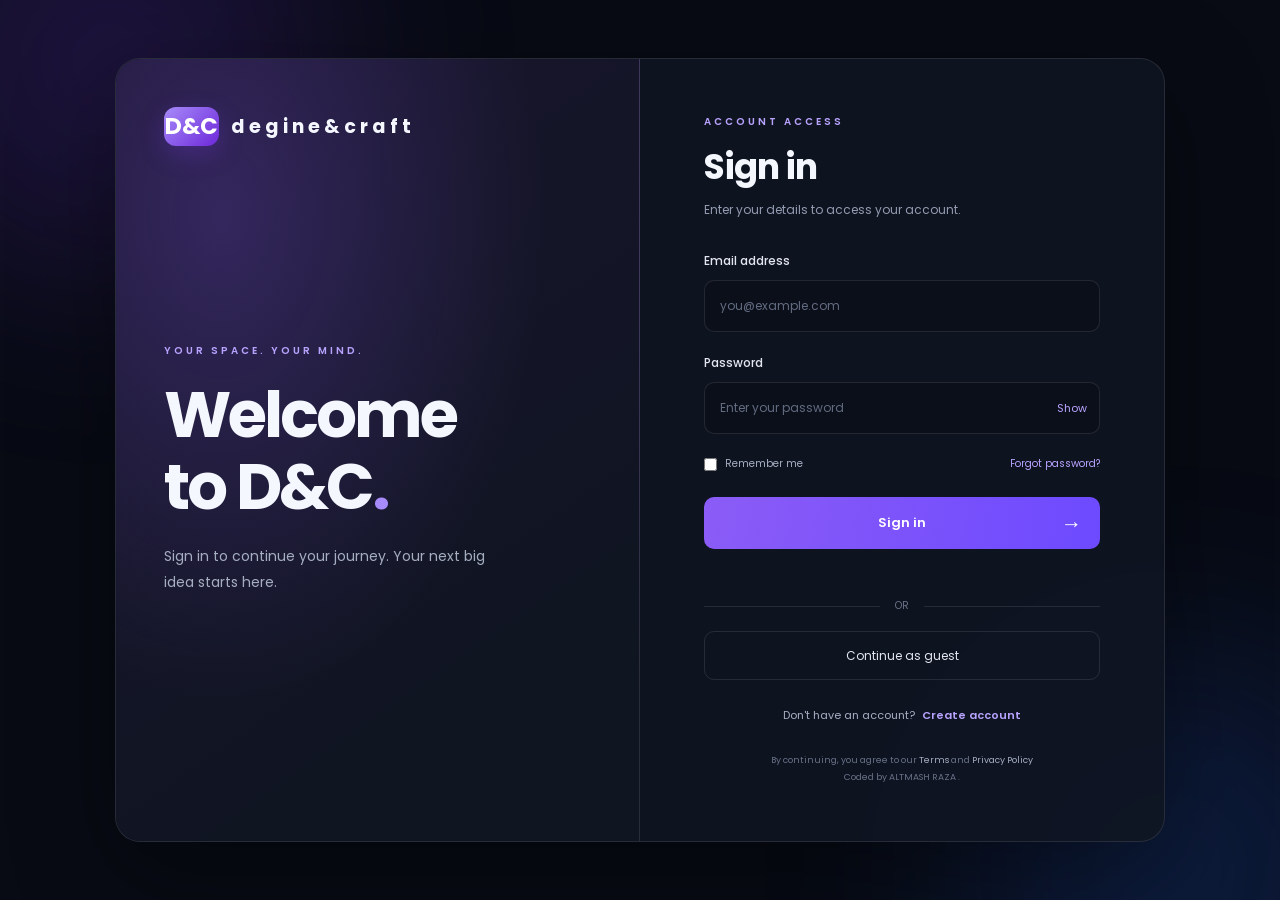
<file: index.html>
<!DOCTYPE html>
<html lang="en">
<head>
  <meta charset="UTF-8">
  <meta name="viewport" content="width=device-width, initial-scale=1.0">
  <title>Login | D&C</title>
  <link rel="stylesheet" href="style.css">
  <link rel="preconnect" href="https://fonts.googleapis.com">
  <link href="https://fonts.googleapis.com/css2?family=Poppins:wght@300;400;500;600;700&display=swap" rel="stylesheet">
</head>
<body>

  <div class="background-glow glow-one"></div>
  <div class="background-glow glow-two"></div>

  <main class="login-container">
    <section class="welcome-panel">
      <div class="brand">
        <div class="brand-icon">D&C</div>
        <span>degine&craft</span>
      </div>

      <div class="welcome-content">
        <p class="eyebrow">YOUR SPACE. YOUR MIND.</p>
        <h1>Welcome<br>to D&C<span>.</span></h1>
        <p class="welcome-description">
          Sign in to continue your journey. Your next big idea starts here.
        </p>
      </div>

      <div class="welcome-footer">
        <div class="avatar-stack">
          <!-- <span>A</span><span>R</span><span>S</span><span>+</span>
        </div>-->
        <!-- <p>Coded by <b><i>ALTMASH RAZA</i></b>.</p>  -->
      </div>
    </section>

    <section class="form-panel">
      <div class="mobile-brand">D&C</div>

      <div class="form-heading">
        <p class="small-label">ACCOUNT ACCESS</p>
        <h2>Sign in</h2>
        <p class="subtitle">Enter your details to access your account.</p>
      </div>

      <form id="loginForm">
        <div class="input-group">
          <label for="email">Email address</label>
          <input type="email" id="email" placeholder="you@example.com" required>
        </div>

        <div class="input-group">
          <label for="password">Password</label>
          <div class="password-wrapper">
            <input type="password" id="password" placeholder="Enter your password" minlength="6" required>
            <button type="button" id="togglePassword" class="toggle-password">Show</button>
          </div>
        </div>

        <div class="form-options">
          <label class="remember">
            <input type="checkbox" id="remember">
            <span>Remember me</span>
          </label>
          <a href="#" id="forgotLink">Forgot password?</a>
        </div>

        <button type="submit" class="login-button">
          <span>Sign in</span>
          <span class="arrow">→</span>
        </button>

        <p id="message" class="message" aria-live="polite"></p>
      </form>

      <div class="separator"><span>OR</span></div>

      <button type="button" class="guest-button" id="guestButton">
        Continue as guest
      </button>

      <p class="signup-text">
        Don't have an account?
        <a href="#" id="signupLink">Create account</a>
      </p>

      <p class="terms">
        By continuing, you agree to our <a href="#">Terms</a> and
        <a href="#">Privacy Policy</a> <br>
          Coded by ALTMASH RAZA
        .
      
    </section>
  </main>

  <script src="script.js"></script>
</body>
</html>
</file>
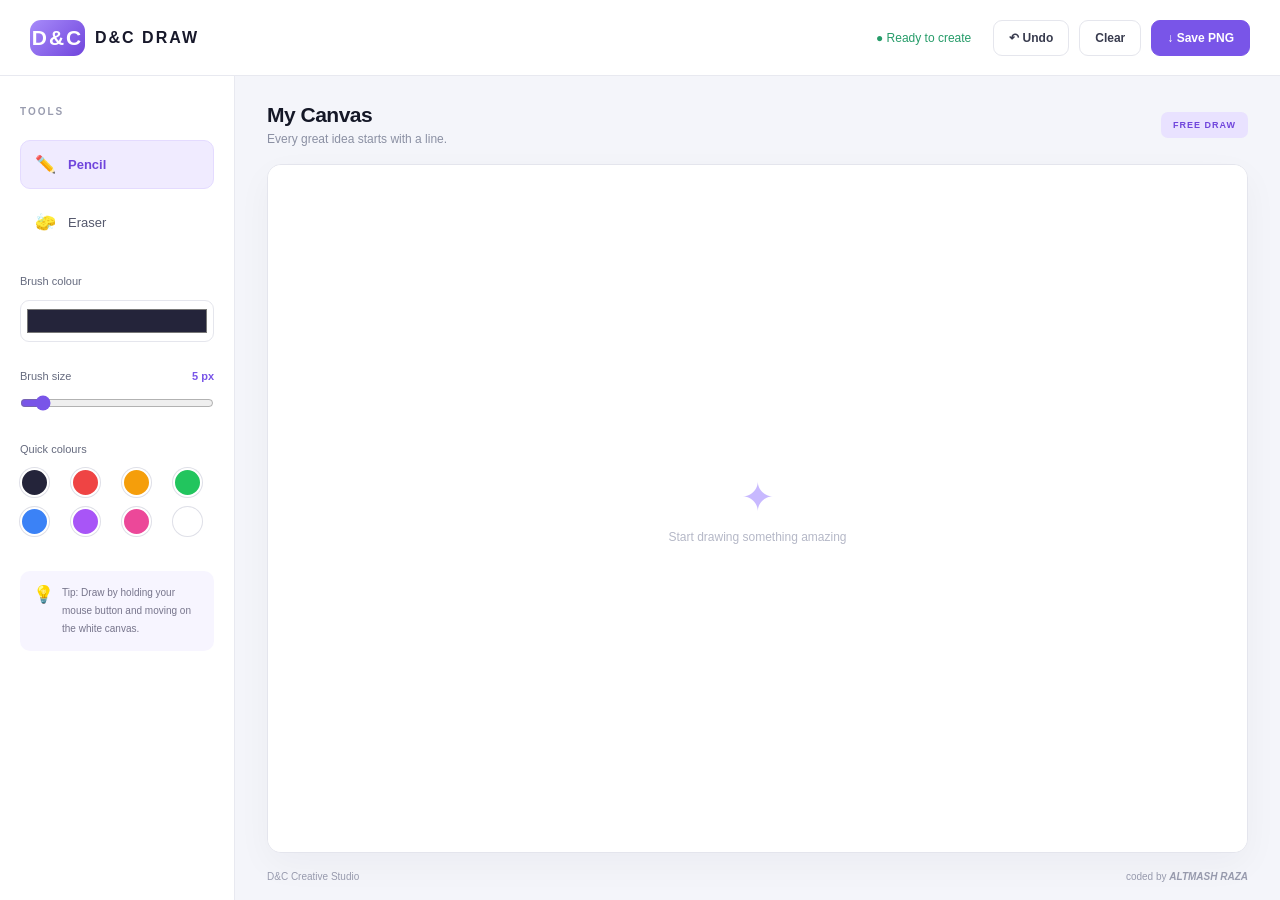
<file: drawing.html>
<!DOCTYPE html>
<html lang="en">
<head>
  <meta charset="UTF-8">
  <meta name="viewport" content="width=device-width, initial-scale=1.0">
  <title>D&C Draw - Drawing Studio</title>
  <link rel="stylesheet" href="drawing.css">
</head>
<body>

  <header class="topbar">
    <a href="index.html" class="brand"><span>D&C</span> D&C DRAW</a>
    <div class="top-actions">
      <span class="status">● Ready to create</span>
      <button id="undoBtn" class="tool-btn">↶ Undo</button>
      <button id="clearBtn" class="tool-btn">Clear</button>
      <button id="saveBtn" class="save-btn">↓ Save PNG</button>
    </div>
  </header>

  <main class="workspace">
    <aside class="toolbar">
      <h3>TOOLS</h3>

      <button class="tool active" id="pencilBtn" title="Pencil">
        <span>✏️</span> Pencil
      </button>

      <button class="tool" id="eraserBtn" title="Eraser">
        <span>🧽</span> Eraser
      </button>

      <div class="setting">
        <label for="colorPicker">Brush colour</label>
        <input type="color" id="colorPicker" value="#24243a">
      </div>

      <div class="setting">
        <label for="brushSize">Brush size <strong id="sizeValue">5 px</strong></label>
        <input type="range" id="brushSize" min="1" max="50" value="5">
      </div>

      <div class="setting">
        <label>Quick colours</label>
        <div class="colors">
          <button class="swatch" data-color="#24243a" style="--swatch:#24243a" aria-label="Dark"></button>
          <button class="swatch" data-color="#ef4444" style="--swatch:#ef4444" aria-label="Red"></button>
          <button class="swatch" data-color="#f59e0b" style="--swatch:#f59e0b" aria-label="Orange"></button>
          <button class="swatch" data-color="#22c55e" style="--swatch:#22c55e" aria-label="Green"></button>
          <button class="swatch" data-color="#3b82f6" style="--swatch:#3b82f6" aria-label="Blue"></button>
          <button class="swatch" data-color="#a855f7" style="--swatch:#a855f7" aria-label="Purple"></button>
          <button class="swatch" data-color="#ec4899" style="--swatch:#ec4899" aria-label="Pink"></button>
          <button class="swatch" data-color="#ffffff" style="--swatch:#ffffff" aria-label="White"></button>
        </div>
      </div>

      <div class="tip">
        <span>💡</span>
        <p>Tip: Draw by holding your mouse button and moving on the white canvas.</p>
      </div>
    </aside>

    <section class="canvas-area">
      <div class="canvas-heading">
        <div>
          <h2>My Canvas</h2>
          <p>Every great idea starts with a line.</p>
        </div>
        <span class="canvas-badge">FREE DRAW</span>
      </div>

      <div class="canvas-frame" id="canvasFrame">
        <canvas id="drawingCanvas"></canvas>
        <div class="empty-hint" id="emptyHint">
          <span>✦</span>
          <p>Start drawing something amazing</p>
        </div>
      </div>

      <footer class="canvas-footer">
        <span>D&C Creative Studio</span>
        <span>coded by <b><i>ALTMASH RAZA</i></b></span>
      </footer>
    </section>
  </main>

  <script src="drawing.js"></script>
</body>
</html>
</file>
<file: style.css>
* {
  margin: 0;
  padding: 0;
  box-sizing: border-box;
}

:root {
  --bg: #080b14;
  --panel: #101522;
  --text: #f5f7ff;
  --muted: #929bb0;
  --accent: #8b5cf6;
  --border: rgba(255, 255, 255, 0.10);
}

body {
  font-family: 'Poppins', sans-serif;
  min-height: 100vh;
  min-height: 100dvh;
  display: flex;
  align-items: center;
  justify-content: center;
  padding: 35px;
  background: var(--bg);
  color: var(--text);
  overflow-x: hidden;
  position: relative;
}

.background-glow {
  position: fixed;
  width: 420px;
  height: 420px;
  border-radius: 50%;
  filter: blur(110px);
  opacity: 0.20;
  pointer-events: none;
}

.glow-one {
  background: #7c3aed;
  top: -150px;
  left: -100px;
}

.glow-two {
  background: #2563eb;
  bottom: -180px;
  right: -100px;
}

.login-container {
  position: relative;
  z-index: 1;
  display: grid;
  grid-template-columns: 1fr 1fr;
  width: min(1050px, 100%);
  min-height: 650px;
  border: 1px solid var(--border);
  border-radius: 25px;
  overflow: hidden;
  background: rgba(16, 21, 34, 0.92);
  box-shadow: 0 30px 100px rgba(0, 0, 0, 0.4);
}

.welcome-panel {
  padding: 48px;
  display: flex;
  flex-direction: column;
  justify-content: space-between;
  background:
    radial-gradient(ellipse at 20% 20%, rgba(139,92,246,.25), transparent 55%),
    linear-gradient(145deg, #19152d, #101522 75%);
  border-right: 1px solid var(--border);
}

.brand {
  display: flex;
  align-items: center;
  gap: 12px;
  font-size: 19px;
  font-weight: 700;
  letter-spacing: 4px;
}

.brand-icon {
  display: grid;
  place-items: center;
  width: 55px;
  height: 39px;
  border-radius: 12px;
  background: linear-gradient(135deg, #a78bfa, #6d28d9);
  color: white;
  font-size: 23px;
  letter-spacing: 0;
  box-shadow: 0 8px 25px #7c3aed44;
}

.eyebrow, .small-label {
  font-size: 10px;
  letter-spacing: 3px;
  font-weight: 600;
  color: #b8a3ff;
}

.welcome-content h1 {
  font-size: clamp(48px, 5vw, 72px);
  line-height: 1.12;
  letter-spacing: -3px;
  margin: 20px 0;
}

.welcome-content h1 span {
  color: #a78bfa;
}

.welcome-description {
  max-width: 340px;
  color: #a6aec2;
  line-height: 1.9;
  font-size: 14px;
}

.welcome-footer {
  display: flex;
  align-items: center;
  gap: 15px;
  color: #a6aec2;
  font-size: 12px;
}

.avatar-stack {
  display: flex;
  padding-left: 4px;
}

.avatar-stack span {
  width: 30px;
  height: 30px;
  margin-left: -4px;
  border: 2px solid #19152d;
  border-radius: 50%;
  background: #554276;
  color: white;
  display: grid;
  place-items: center;
  font-size: 10px;
}

.avatar-stack span:nth-child(2) { background: #375a78; }
.avatar-stack span:nth-child(3) { background: #8b5275; }
.avatar-stack span:nth-child(4) { background: #29243d; }

.form-panel {
  padding: 55px clamp(28px, 5vw, 65px);
  display: flex;
  flex-direction: column;
  justify-content: center;
}

.mobile-brand {
  display: none;
  font-weight: 700;
  letter-spacing: 4px;
  margin-bottom: 35px;
}

.form-heading {
  margin-bottom: 32px;
}

.form-heading h2 {
  font-size: 35px;
  margin: 10px 0 6px;
  letter-spacing: -1px;
}

.subtitle {
  color: var(--muted);
  font-size: 12px;
  line-height: 1.8;
}

.input-group {
  margin-bottom: 22px;
}

.input-group > label {
  display: block;
  font-size: 12px;
  font-weight: 500;
  margin-bottom: 10px;
  color: #e2e6f0;
}

.input-group input {
  width: 100%;
  height: 52px;
  padding: 0 15px;
  border-radius: 10px;
  outline: none;
  border: 1px solid var(--border);
  background: #0b0f1a;
  color: white;
  font: inherit;
  font-size: 12px;
  transition: border .2s, box-shadow .2s;
}

.input-group input::placeholder {
  color: #626b80;
}

.input-group input:focus {
  border-color: #8b5cf6;
  box-shadow: 0 0 0 3px #8b5cf622;
}

.password-wrapper {
  position: relative;
}

.password-wrapper input {
  padding-right: 65px;
}

.toggle-password {
  position: absolute;
  right: 13px;
  top: 50%;
  transform: translateY(-50%);
  border: none;
  background: none;
  color: #b8a3ff;
  cursor: pointer;
  font-family: inherit;
  font-size: 11px;
}

.form-options {
  display: flex;
  align-items: center;
  justify-content: space-between;
  gap: 10px;
  margin: 3px 0 25px;
  font-size: 10px;
}

.remember {
  display: flex;
  align-items: center;
  gap: 8px;
  color: #a6aec2;
  cursor: pointer;
}

.remember input {
  accent-color: #8b5cf6;
}

a {
  color: #b8a3ff;
  text-decoration: none;
}

a:hover {
  color: white;
}

.login-button {
  width: 100%;
  height: 52px;
  padding: 0 18px;
  display: flex;
  align-items: center;
  justify-content: center;
  position: relative;
  border: 0;
  border-radius: 10px;
  background: linear-gradient(100deg, #8b5cf6, #6d4aff);
  color: white;
  font-family: inherit;
  font-size: 13px;
  font-weight: 600;
  cursor: pointer;
  transition: transform .2s, filter .2s;
}

.login-button:hover {
  filter: brightness(1.15);
  transform: translateY(-2px);
}

.arrow {
  position: absolute;
  right: 18px;
  font-size: 21px;
}

.message {
  min-height: 20px;
  margin-top: 12px;
  text-align: center;
  font-size: 11px;
  line-height: 1.7;
}

.message.error { color: #fb7185; }
.message.success { color: #4ade80; }

.separator {
  display: flex;
  align-items: center;
  gap: 15px;
  margin: 17px 0;
  color: #697187;
  font-size: 10px;
}

.separator::before, .separator::after {
  content: "";
  height: 1px;
  flex: 1;
  background: var(--border);
}

.guest-button {
  width: 100%;
  height: 49px;
  border: 1px solid var(--border);
  border-radius: 10px;
  background: transparent;
  color: #e2e6f0;
  font-family: inherit;
  font-size: 12px;
  cursor: pointer;
  transition: background .2s;
}

.guest-button:hover {
  background: #ffffff0a;
}

.signup-text {
  text-align: center;
  font-size: 11px;
  color: #a6aec2;
  margin-top: 27px;
}

.signup-text a {
  font-weight: 600;
  margin-left: 4px;
}

.terms {
  text-align: center;
  color: #687187;
  font-size: 9px;
  line-height: 1.9;
  margin-top: 28px;
}

.terms a {
  color: #a6aec2;
}

@media (min-width: 1400px) {
  .login-container {
    width: min(1150px, 100%);
    min-height: 700px;
  }
}

@media (max-width: 760px) {
  body {
    padding: 18px;
  }

  .login-container {
    grid-template-columns: 1fr;
    max-width: 470px;
    min-height: auto;
  }

  .welcome-panel {
    display: none;
  }

  .mobile-brand {
    display: block;
    color: #b8a3ff;
  }

  .form-panel {
    padding: 38px 26px;
  }

  .form-heading h2 {
    font-size: 31px;
  }
}

@media (max-height: 720px) and (min-width: 761px) {
  body {
    padding: 15px;
  }

  .login-container {
    min-height: 0;
  }

  .welcome-panel {
    padding: 32px;
  }

  .form-panel {
    padding-top: 28px;
    padding-bottom: 28px;
  }

  .form-heading {
    margin-bottom: 20px;
  }

  .input-group {
    margin-bottom: 15px;
  }

  .terms {
    margin-top: 15px;
  }
}
</file>
<file: drawing.css>
* {
  box-sizing: border-box;
  margin: 0;
  padding: 0;
}

:root {
  --bg: #f4f5fa;
  --dark: #151827;
  --purple: #7955e8;
  --muted: #8b90a3;
}

body {
  font-family: "Segoe UI", Arial, sans-serif;
  background: var(--bg);
  color: var(--dark);
  min-height: 100vh;
  overflow: hidden;
}

button, input {
  font: inherit;
}

button {
  cursor: pointer;
}

.topbar {
  height: 76px;
  padding: 0 30px;
  background: white;
  border-bottom: 1px solid #e8e9f0;
  display: flex;
  align-items: center;
  justify-content: space-between;
  gap: 15px;
}

.brand {
  display: flex;
  align-items: center;
  gap: 10px;
  color: #17182a;
  font-weight: 800;
  letter-spacing: 2px;
  text-decoration: none;
  white-space: nowrap;
}

.brand span {
  display: grid;
  place-items: center;
  width: 55px;
  height: 36px;
  color: white;
  background: linear-gradient(135deg, #a78bfa, #7045dc);
  border-radius: 11px;
  font-size: 21px;
}

.top-actions {
  display: flex;
  align-items: center;
  gap: 10px;
}

.status {
  color: #269c69;
  font-size: 12px;
  margin-right: 12px;
}

.tool-btn, .save-btn {
  border: 1px solid #e5e6ed;
  background: white;
  padding: 10px 15px;
  border-radius: 9px;
  color: #383b4e;
  font-size: 12px;
  font-weight: 600;
  transition: 0.2s;
}

.tool-btn:hover {
  background: #f2efff;
  border-color: #c8b8ff;
}

.save-btn {
  background: var(--purple);
  color: white;
  border-color: var(--purple);
}

.save-btn:hover {
  background: #6540d3;
}

.workspace {
  height: calc(100vh - 76px);
  height: calc(100dvh - 76px);
  display: grid;
  grid-template-columns: 235px minmax(0, 1fr);
}

.toolbar {
  background: white;
  border-right: 1px solid #e8e9f0;
  padding: 30px 20px;
  overflow-y: auto;
}

.toolbar h3 {
  color: #999caf;
  font-size: 10px;
  letter-spacing: 2px;
  margin-bottom: 23px;
}

.tool {
  width: 100%;
  padding: 13px 14px;
  margin-bottom: 9px;
  display: flex;
  align-items: center;
  gap: 12px;
  border: 1px solid transparent;
  background: transparent;
  color: #55596d;
  border-radius: 10px;
  text-align: left;
  font-size: 13px;
}

.tool span {
  font-size: 17px;
}

.tool:hover {
  background: #f7f5ff;
}

.tool.active {
  background: #f0ebff;
  color: #7045dc;
  border-color: #e4dbff;
  font-weight: 600;
}

.setting {
  margin-top: 28px;
}

.setting label {
  display: flex;
  justify-content: space-between;
  gap: 8px;
  font-size: 11px;
  color: #656a7e;
  margin-bottom: 13px;
}

.setting strong {
  color: #7955e8;
}

#colorPicker {
  display: block;
  width: 100%;
  height: 42px;
  border: 1px solid #e5e6ed;
  border-radius: 9px;
  background: white;
  padding: 4px;
  cursor: pointer;
}

#brushSize {
  width: 100%;
  accent-color: #7955e8;
  cursor: pointer;
}

.colors {
  display: grid;
  grid-template-columns: repeat(4, 1fr);
  gap: 10px;
}

.swatch {
  width: 29px;
  height: 29px;
  border-radius: 50%;
  background: var(--swatch);
  border: 2px solid white;
  box-shadow: 0 0 0 1px #dfe0e8;
}

.swatch:hover {
  transform: scale(1.12);
}

.swatch.selected {
  box-shadow: 0 0 0 2px #7955e8;
}

.tip {
  margin-top: 35px;
  padding: 13px;
  background: #f7f5ff;
  border-radius: 10px;
  display: flex;
  align-items: flex-start;
  gap: 8px;
}

.tip span {
  font-size: 17px;
}

.tip p {
  color: #77758c;
  font-size: 10px;
  line-height: 1.8;
}

.canvas-area {
  min-width: 0;
  min-height: 0;
  padding: 27px 32px 18px;
  display: flex;
  flex-direction: column;
  gap: 18px;
}

.canvas-heading {
  display: flex;
  justify-content: space-between;
  align-items: center;
  gap: 15px;
}

.canvas-heading h2 {
  font-size: 21px;
  letter-spacing: -0.5px;
}

.canvas-heading p {
  margin-top: 5px;
  color: var(--muted);
  font-size: 12px;
}

.canvas-badge {
  padding: 8px 12px;
  background: #e9e2ff;
  color: #7045dc;
  border-radius: 7px;
  font-size: 9px;
  font-weight: 700;
  letter-spacing: 1px;
}

.canvas-frame {
  position: relative;
  flex: 1;
  min-height: 0;
  overflow: hidden;
  background: white;
  border: 1px solid #e4e5ed;
  border-radius: 14px;
  box-shadow: 0 12px 35px #24243a0a;
}

#drawingCanvas {
  display: block;
  width: 100%;
  height: 100%;
  cursor: crosshair;
  touch-action: none;
}

.empty-hint {
  position: absolute;
  top: 50%;
  left: 50%;
  transform: translate(-50%, -50%);
  text-align: center;
  color: #b5b8c7;
  pointer-events: none;
  transition: opacity 0.2s;
}

.empty-hint span {
  font-size: 40px;
  color: #c8b9ff;
}

.empty-hint p {
  margin-top: 10px;
  font-size: 12px;
}

.empty-hint.hidden {
  opacity: 0;
}

.canvas-footer {
  display: flex;
  justify-content: space-between;
  gap: 10px;
  color: #999caf;
  font-size: 10px;
}

@media (max-width: 700px) {
  body {
    overflow: auto;
  }

  .topbar {
    height: auto;
    min-height: 70px;
    padding: 14px;
    flex-wrap: wrap;
  }

  .top-actions {
    flex-wrap: wrap;
  }

  .status {
    display: none;
  }

  .workspace {
    height: auto;
    min-height: calc(100dvh - 70px);
    grid-template-columns: 1fr;
  }

  .toolbar {
    border-right: 0;
    border-bottom: 1px solid #e8e9f0;
    padding: 16px;
  }

  .toolbar h3 {
    margin-bottom: 10px;
  }

  .tool {
    width: auto;
    display: inline-flex;
    margin: 3px;
  }

  .setting {
    margin-top: 15px;
  }

  .colors {
    display: flex;
    flex-wrap: wrap;
  }

  .canvas-area {
    height: 65vh;
    min-height: 400px;
    padding: 18px 14px;
  }
}

@media (max-width: 420px) {
  .brand {
    font-size: 13px;
  }

  .top-actions {
    gap: 6px;
  }

  .tool-btn, .save-btn {
    padding: 9px;
    font-size: 11px;
  }
}
</file>
